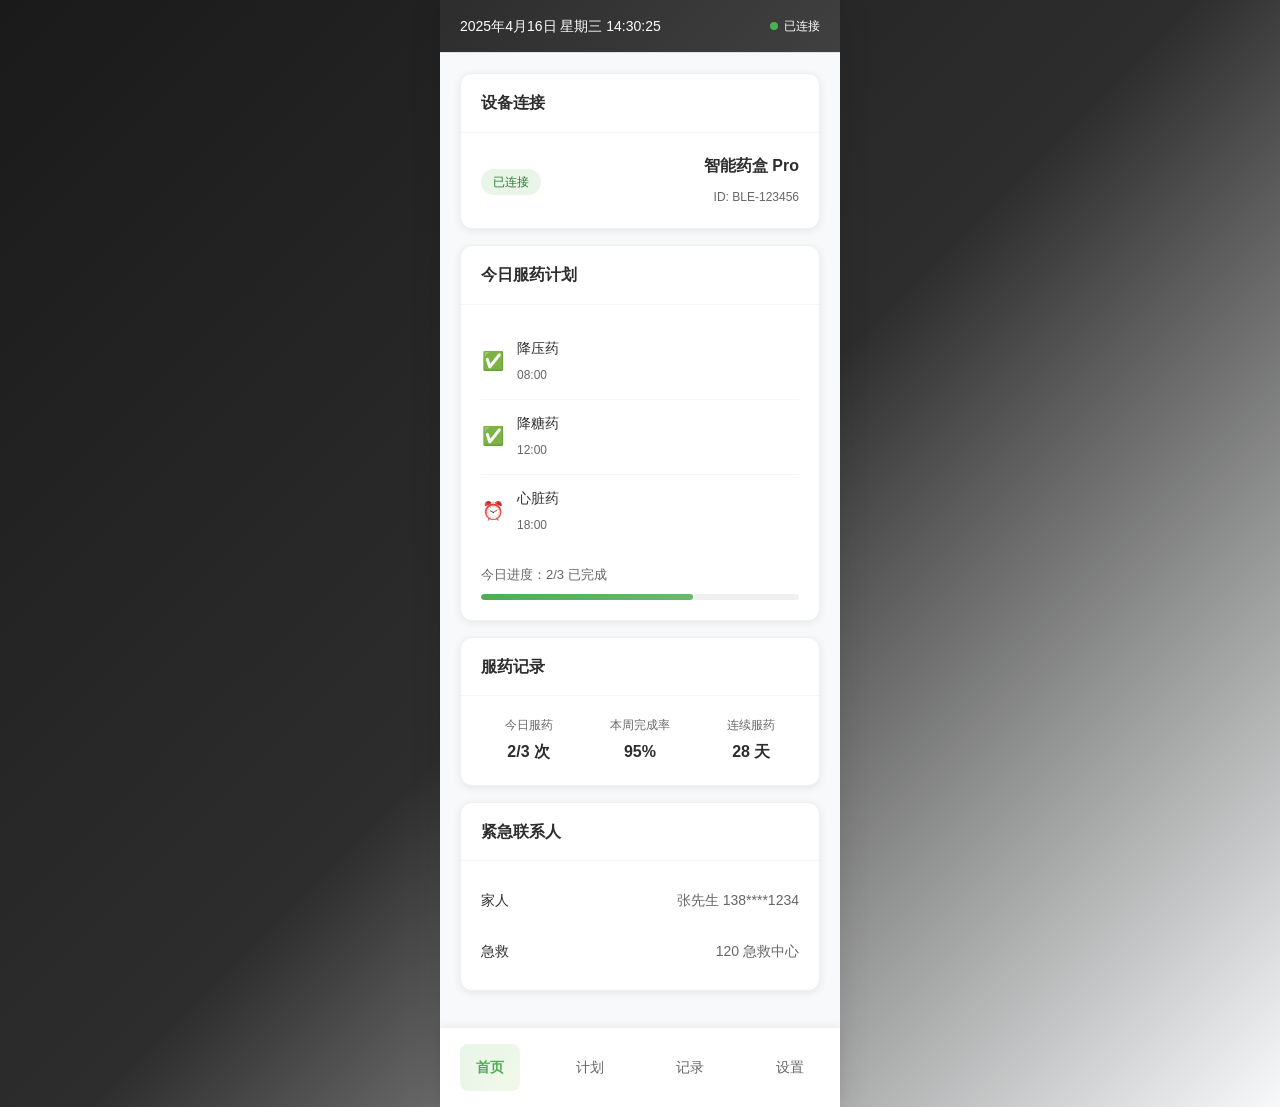
<file: health box/ui-design-test/index.html>
<!doctype html>
<html lang="zh-CN">
  <head>
    <meta charset="UTF-8" />
    <meta name="viewport" content="width=device-width, initial-scale=1.0" />
    <title>智能药盒 - 简洁设计测试</title>
    <link rel="stylesheet" href="style.css" />
  </head>
  <body>
    <div class="container">
      <!-- 顶部状态栏 -->
      <header class="status-bar">
        <div class="current-time">
          <span class="time-text">2025年4月16日 星期三 14:30:25</span>
        </div>
        <div class="connection-status">
          <span class="status-dot connected"></span>
          <span class="status-text">已连接</span>
        </div>
      </header>

      <!-- 主内容区域 -->
      <main class="main-content">
        <!-- 蓝牙设备信息卡片 -->
        <div class="card device-card">
          <div class="card-header">
            <span class="card-title">设备连接</span>
          </div>
          <div class="card-content">
            <div class="device-info">
              <div class="device-status">
                <span class="status-badge connected">已连接</span>
              </div>
              <div class="device-details">
                <span class="device-name">智能药盒 Pro</span>
                <span class="device-id">ID: BLE-123456</span>
              </div>
            </div>
          </div>
        </div>

        <!-- 服药计划卡片 -->
        <div class="card plan-card">
          <div class="card-header">
            <span class="card-title">今日服药计划</span>
          </div>
          <div class="card-content">
            <div class="medication-list">
              <div class="medication-item taken">
                <span class="medicine-icon">✅</span>
                <div class="medicine-info">
                  <span class="medicine-name">降压药</span>
                  <span class="medicine-time">08:00</span>
                </div>
              </div>
              <div class="medication-item taken">
                <span class="medicine-icon">✅</span>
                <div class="medicine-info">
                  <span class="medicine-name">降糖药</span>
                  <span class="medicine-time">12:00</span>
                </div>
              </div>
              <div class="medication-item pending">
                <span class="medicine-icon">⏰</span>
                <div class="medicine-info">
                  <span class="medicine-name">心脏药</span>
                  <span class="medicine-time">18:00</span>
                </div>
              </div>
            </div>
            <div class="progress-info">
              <span class="progress-text">今日进度：2/3 已完成</span>
              <div class="progress-bar">
                <div class="progress-fill" style="width: 66.67%"></div>
              </div>
            </div>
          </div>
        </div>

        <!-- 服药记录卡片 -->
        <div class="card record-card">
          <div class="card-header">
            <span class="card-title">服药记录</span>
          </div>
          <div class="card-content">
            <div class="record-summary">
              <div class="record-item">
                <span class="record-label">今日服药</span>
                <span class="record-value">2/3 次</span>
              </div>
              <div class="record-item">
                <span class="record-label">本周完成率</span>
                <span class="record-value">95%</span>
              </div>
              <div class="record-item">
                <span class="record-label">连续服药</span>
                <span class="record-value">28 天</span>
              </div>
            </div>
          </div>
        </div>

        <!-- 紧急联系人卡片 -->
        <div class="card contact-card">
          <div class="card-header">
            <span class="card-title">紧急联系人</span>
          </div>
          <div class="card-content">
            <div class="contact-list">
              <div class="contact-item">
                <span class="contact-type">家人</span>
                <span class="contact-info">张先生 138****1234</span>
              </div>
              <div class="contact-item">
                <span class="contact-type">急救</span>
                <span class="contact-info">120 急救中心</span>
              </div>
            </div>
          </div>
        </div>
      </main>

      <!-- 底部导航 -->
      <nav class="bottom-nav">
        <div class="nav-item active">
          <span class="nav-text">首页</span>
        </div>
        <div class="nav-item">
          <span class="nav-text">计划</span>
        </div>
        <div class="nav-item">
          <span class="nav-text">记录</span>
        </div>
        <div class="nav-item">
          <span class="nav-text">设置</span>
        </div>
      </nav>
    </div>
  </body>
</html>
</file>
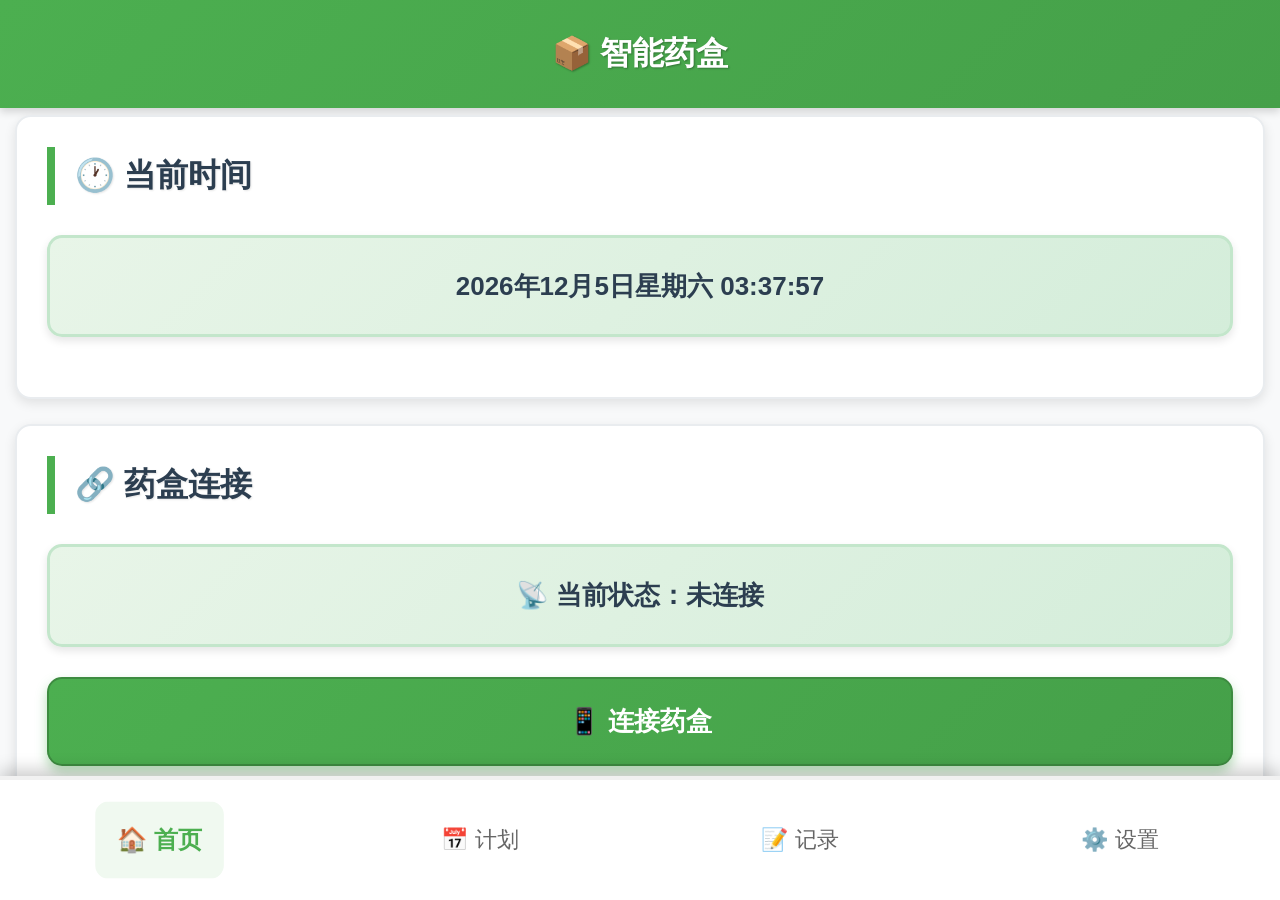
<file: health box/ver 0.01 beta/first.html>
<!doctype html>
<html lang="zh-CN">
  <head>
    <meta charset="UTF-8" />
    <meta
      name="viewport"
      content="width=device-width, initial-scale=1.0, maximum-scale=3.0, user-scalable=yes, orientation=portrait"
    />
    <title>智能药盒 - 老年友好版</title>
    <style>
      /* 基础样式 - 针对高龄用户优化 */
      * {
        margin: 0;
        padding: 0;
        box-sizing: border-box;
      }

      body {
        font-family: "Microsoft YaHei", "Arial", sans-serif;
        background-color: #f8f9fa;
        color: #2c3e50;
        font-size: 24px; /* 增大基础字体 */
        line-height: 1.8;
        position: fixed;
        top: 0;
        left: 0;
        right: 0;
        bottom: 0;
        overflow: hidden;
        -webkit-text-size-adjust: 100%; /* 防止字体缩放 */
      }

      /* 顶部导航栏 - 更大更清晰 */
      .navbar {
        background: linear-gradient(135deg, #4caf50, #45a049);
        color: white;
        padding: 25px 20px;
        text-align: center;
        box-shadow: 0 4px 8px rgba(0, 0, 0, 0.15);
      }

      .navbar h1 {
        font-size: 32px;
        font-weight: bold;
        text-shadow: 1px 1px 2px rgba(0, 0, 0, 0.3);
      }

      /* 滚动容器 */
      .scroll-container {
        position: absolute;
        top: 100px;
        left: 0;
        right: 0;
        bottom: 90px;
        overflow-y: auto;
        -webkit-overflow-scrolling: touch;
        padding: 5px;
      }

      /* 主内容区域 */
      .content {
        padding: 15px;
      }

      /* 卡片样式 - 更大间距和圆角 */
      .card {
        background-color: white;
        border-radius: 16px;
        padding: 30px;
        margin-bottom: 25px;
        box-shadow: 0 4px 12px rgba(0, 0, 0, 0.1);
        border: 2px solid #e9ecef;
      }

      /* 按钮样式 - 更大更易点击 */
      .button {
        display: block;
        width: 100%;
        padding: 25px; /* 增大内边距 */
        background: linear-gradient(135deg, #4caf50, #45a049);
        color: white;
        border: none;
        border-radius: 15px; /* 增大圆角 */
        font-size: 26px; /* 增大字体 */
        font-weight: bold;
        cursor: pointer;
        margin-bottom: 25px; /* 增大间距 */
        transition: all 0.3s ease;
        box-shadow: 0 6px 12px rgba(76, 175, 80, 0.4); /* 增强阴影 */
        min-height: 80px; /* 增大最小高度 */
        display: flex;
        align-items: center;
        justify-content: center;
        border: 2px solid #3d8b40; /* 添加边框增强对比度 */
      }

      .button:active {
        transform: scale(0.98);
        box-shadow: 0 2px 4px rgba(76, 175, 80, 0.3);
      }

      .button-secondary {
        background: linear-gradient(135deg, #2196f3, #1976d2);
        box-shadow: 0 4px 8px rgba(33, 150, 243, 0.3);
      }

      .button-secondary:active {
        box-shadow: 0 2px 4px rgba(33, 150, 243, 0.3);
      }

      /* 标题样式 - 更大字体 */
      h2 {
        font-size: 32px; /* 增大标题字体 */
        margin-bottom: 30px; /* 增大间距 */
        color: #2c3e50;
        font-weight: bold;
        border-left: 8px solid #4caf50; /* 加粗边框 */
        padding-left: 20px; /* 增大内边距 */
        text-shadow: 1px 1px 2px rgba(0, 0, 0, 0.1); /* 添加文字阴影增强可读性 */
      }

      /* 状态显示 - 更醒目 */
      .status {
        font-size: 26px; /* 增大字体 */
        padding: 25px; /* 增大内边距 */
        background: linear-gradient(135deg, #e8f5e8, #d4edda);
        border-radius: 15px; /* 增大圆角 */
        margin-bottom: 30px; /* 增大间距 */
        text-align: center;
        border: 3px solid #c3e6cb; /* 加粗边框 */
        font-weight: bold;
        box-shadow: 0 4px 8px rgba(0, 0, 0, 0.1); /* 添加阴影 */
      }

      /* 服药计划 - 更大间距和触摸友好 */
      .schedule-item {
        display: flex;
        justify-content: space-between;
        align-items: center;
        padding: 25px; /* 增大内边距 */
        background: linear-gradient(135deg, #f8f9fa, #e9ecef);
        border-radius: 15px; /* 增大圆角 */
        margin-bottom: 20px; /* 增大间距 */
        font-size: 24px; /* 增大字体 */
        border: 3px solid #dee2e6; /* 加粗边框 */
        cursor: pointer; /* 添加点击效果 */
        transition: all 0.2s ease;
        min-height: 70px; /* 最小高度确保易点击 */
      }

      .schedule-item:active {
        transform: scale(0.98);
        background: linear-gradient(135deg, #e9ecef, #dee2e6);
      }

      .schedule-item .time {
        font-weight: bold;
        color: #4caf50;
        font-size: 26px; /* 增大时间字体 */
        text-shadow: 1px 1px 2px rgba(0, 0, 0, 0.1);
      }

      .schedule-item .medicine {
        font-weight: bold;
        color: #2c3e50;
        font-size: 26px; /* 增大药品字体 */
      }

      .schedule-item .medicine {
        font-weight: bold;
        color: #2c3e50;
      }

      /* 底部导航 - 更大图标和文字，触摸友好 */
      .bottom-nav {
        position: fixed;
        bottom: 0;
        left: 0;
        right: 0;
        background-color: white;
        display: flex;
        justify-content: space-around;
        padding: 25px 0; /* 增大内边距 */
        box-shadow: 0 -6px 16px rgba(0, 0, 0, 0.2); /* 增强阴影 */
        border-top: 4px solid #f1f1f1; /* 加粗边框 */
        z-index: 1000; /* 确保在最上层 */
      }

      .nav-item {
        text-align: center;
        font-size: 22px; /* 增大字体 */
        color: #666;
        padding: 15px 20px; /* 增大内边距 */
        border-radius: 12px; /* 增大圆角 */
        transition: all 0.3s ease;
        min-width: 90px; /* 增大最小宽度 */
        min-height: 60px; /* 最小高度确保易点击 */
        display: flex;
        flex-direction: column;
        align-items: center;
        justify-content: center;
        cursor: pointer;
      }

      .nav-item.active {
        color: #4caf50;
        font-weight: bold;
        background-color: #f0f9f0;
        transform: scale(1.1);
      }

      /* 新增：紧急按钮 */
      .emergency-button {
        background: linear-gradient(135deg, #ff6b6b, #ee5a52);
        box-shadow: 0 4px 8px rgba(255, 107, 107, 0.4);
        margin-top: 10px;
      }

      .emergency-button:active {
        box-shadow: 0 2px 4px rgba(255, 107, 107, 0.4);
      }

      /* 新增：大号图标 */
      .icon-large {
        font-size: 32px;
        margin-right: 10px;
      }

      /* 页面切换样式 */
      .page-content {
        display: none;
        opacity: 0;
        transition: opacity 0.3s ease;
        position: absolute;
        top: 0;
        left: 0;
        right: 0;
        bottom: 0;
        overflow-y: auto;
        -webkit-overflow-scrolling: touch;
      }

      .page-content.active {
        display: block;
        opacity: 1;
      }

      /* 开关按钮样式 */
      .switch {
        position: relative;
        display: inline-block;
        width: 60px;
        height: 34px;
      }

      .switch input {
        opacity: 0;
        width: 0;
        height: 0;
      }

      .slider {
        position: absolute;
        cursor: pointer;
        top: 0;
        left: 0;
        right: 0;
        bottom: 0;
        background-color: #ccc;
        transition: 0.4s;
        border-radius: 34px;
      }

      .slider:before {
        position: absolute;
        content: "";
        height: 26px;
        width: 26px;
        left: 4px;
        bottom: 4px;
        background-color: white;
        transition: 0.4s;
        border-radius: 50%;
      }

      input:checked + .slider {
        background-color: #4caf50;
      }

      input:checked + .slider:before {
        transform: translateX(26px);
      }

      /* 自定义悬浮窗样式 - 适老化设计 */
      .custom-alert {
        position: fixed;
        top: 50%;
        left: 50%;
        transform: translate(-50%, -50%);
        background: white;
        border-radius: 20px;
        padding: 30px;
        box-shadow: 0 10px 30px rgba(0, 0, 0, 0.3);
        z-index: 10000;
        min-width: 300px;
        max-width: 90%;
        border: 4px solid #4caf50;
        text-align: center;
        font-size: 24px;
        line-height: 1.6;
        animation: alertFadeIn 0.3s ease;
      }

      .custom-alert-overlay {
        position: fixed;
        top: 0;
        left: 0;
        right: 0;
        bottom: 0;
        background: rgba(0, 0, 0, 0.5);
        z-index: 9999;
        animation: overlayFadeIn 0.3s ease;
      }

      .custom-alert-title {
        font-size: 28px;
        font-weight: bold;
        color: #2c3e50;
        margin-bottom: 20px;
        text-shadow: 1px 1px 2px rgba(0, 0, 0, 0.1);
      }

      .custom-alert-content {
        font-size: 24px;
        color: #555;
        margin-bottom: 30px;
        line-height: 1.8;
      }

      .custom-alert-button {
        background: linear-gradient(135deg, #4caf50, #45a049);
        color: white;
        border: none;
        border-radius: 15px;
        padding: 20px 40px;
        font-size: 24px;
        font-weight: bold;
        cursor: pointer;
        margin: 0 10px;
        min-width: 120px;
        box-shadow: 0 4px 8px rgba(76, 175, 80, 0.3);
        transition: all 0.3s ease;
      }

      .custom-alert-button:active {
        transform: scale(0.95);
        box-shadow: 0 2px 4px rgba(76, 175, 80, 0.3);
      }

      .custom-alert-button.cancel {
        background: linear-gradient(135deg, #6c757d, #5a6268);
        box-shadow: 0 4px 8px rgba(108, 117, 125, 0.3);
      }

      @keyframes alertFadeIn {
        from {
          opacity: 0;
          transform: translate(-50%, -60%);
        }
        to {
          opacity: 1;
          transform: translate(-50%, -50%);
        }
      }

      @keyframes overlayFadeIn {
        from {
          opacity: 0;
        }
        to {
          opacity: 1;
        }
      }

      /* 响应式调整 - 针对高龄用户优化 */
      @media (max-width: 480px) {
        body {
          font-size: 20px;
        }

        .navbar h1 {
          font-size: 28px;
        }

        .card {
          padding: 25px;
          margin-bottom: 20px;
        }

        .button {
          padding: 20px;
          font-size: 22px;
          min-height: 65px;
        }

        h2 {
          font-size: 26px;
        }

        .status {
          font-size: 22px;
        }

        .schedule-item {
          font-size: 20px;
          padding: 18px;
        }

        .nav-item {
          font-size: 18px;
        }
      }

      /* 高对比度模式支持 */
      @media (prefers-contrast: high) {
        body {
          background-color: #ffffff;
          color: #000000;
        }

        .card {
          border: 3px solid #000000;
          background-color: #ffffff;
        }

        .button {
          border: 2px solid #000000;
        }

        .status {
          border: 3px solid #000000;
          background: linear-gradient(135deg, #f0f0f0, #e0e0e0);
        }
      }

      /* 字体大小调整控件 */
      .font-size-controls {
        display: flex;
        justify-content: center;
        gap: 15px;
        margin: 20px 0;
      }

      .font-size-btn {
        width: 50px;
        height: 50px;
        border-radius: 50%;
        background: #6c757d;
        color: white;
        border: none;
        font-size: 20px;
        cursor: pointer;
        display: flex;
        align-items: center;
        justify-content: center;
        transition: all 0.3s ease;
      }

      .font-size-btn:active {
        transform: scale(0.9);
      }

      /* 语音提示样式 */
      .voice-control {
        text-align: center;
        margin: 20px 0;
      }

      .voice-btn {
        background: linear-gradient(135deg, #ff6b6b, #ee5a52);
        border: none;
        border-radius: 25px;
        padding: 15px 30px;
        color: white;
        font-size: 20px;
        cursor: pointer;
        box-shadow: 0 4px 8px rgba(255, 107, 107, 0.3);
      }
    </style>
  </head>
  <body>
    <!-- 顶部导航栏 -->
    <div class="navbar">
      <h1>📦 智能药盒</h1>
    </div>

    <!-- 主内容区域 - 多页面容器 -->
    <div class="scroll-container">
      <!-- 首页内容 -->
      <div id="home-page" class="page-content active">
        <div class="content">
          <!-- 当前时间显示 -->
          <div class="card">
            <h2>🕐 当前时间</h2>
            <div class="status" id="current-time">正在加载时间...</div>
          </div>

          <!-- 连接状态 -->
          <div class="card">
            <h2>🔗 药盒连接</h2>
            <div class="status">📡 当前状态：未连接</div>
            <button class="button">📱 连接药盒</button>
          </div>

          <!-- 服药计划 -->
          <div class="card">
            <h2>📅 今日服药计划</h2>
            <div class="schedule-item">
              <span class="medicine">💊 降压药</span>
              <span class="time">08:00</span>
            </div>
            <div class="schedule-item">
              <span class="medicine">💊 降糖药</span>
              <span class="time">12:00</span>
            </div>
            <div class="schedule-item">
              <span class="medicine">💊 心脏药</span>
              <span class="time">18:00</span>
            </div>
            <button class="button button-secondary">✏️ 修改计划</button>
          </div>

          <!-- 服药记录 -->
          <div class="card">
            <h2>📝 服药记录</h2>
            <div class="status">✅ 今日已服药：0/3次</div>
            <button class="button">📊 查看历史记录</button>
          </div>

          <!-- 适老化功能 -->
          <div class="card">
            <h2>👵 适老功能</h2>

            <!-- 字体大小调整 -->
            <div style="margin-bottom: 25px">
              <div
                style="font-size: 22px; margin-bottom: 15px; font-weight: bold"
              >
                📏 字体大小调整
              </div>
              <div class="font-size-controls">
                <button
                  class="font-size-btn"
                  onclick="changeFontSize('smaller')"
                >
                  A-
                </button>
                <button
                  class="font-size-btn"
                  onclick="changeFontSize('normal')"
                >
                  A
                </button>
                <button
                  class="font-size-btn"
                  onclick="changeFontSize('larger')"
                >
                  A+
                </button>
              </div>
            </div>

            <!-- 语音提示 -->
            <div class="voice-control">
              <div
                style="font-size: 22px; margin-bottom: 15px; font-weight: bold"
              >
                🔊 语音提示
              </div>
              <button class="voice-btn" onclick="speakCurrentTime()">
                📢 播报当前时间
              </button>
            </div>
          </div>

          <!-- 紧急求助 -->
          <div class="card">
            <h2>🆘 紧急求助</h2>
            <button class="button emergency-button">🚨 紧急呼叫家人</button>
            <button class="button emergency-button">🏥 呼叫急救中心</button>
          </div>

          <!-- 底部空间，避免被导航栏遮挡 -->
          <div style="height: 120px"></div>
        </div>
      </div>

      <!-- 计划页面内容 -->
      <div id="plan-page" class="page-content">
        <div class="content">
          <div class="card">
            <h2>📅 服药计划管理</h2>
            <div class="status">🕐 设置您的每日服药时间</div>

            <!-- 计划设置表单 -->
            <div style="margin: 20px 0">
              <div
                style="font-size: 24px; margin-bottom: 15px; font-weight: bold"
              >
                💊 添加新计划
              </div>
              <div style="display: flex; gap: 10px; margin-bottom: 20px">
                <input
                  type="time"
                  style="
                    flex: 1;
                    padding: 15px;
                    font-size: 20px;
                    border-radius: 8px;
                    border: 2px solid #ddd;
                  "
                />
                <input
                  type="text"
                  placeholder="药品名称"
                  style="
                    flex: 2;
                    padding: 15px;
                    font-size: 20px;
                    border-radius: 8px;
                    border: 2px solid #ddd;
                  "
                />
              </div>
              <button class="button">➕ 添加计划</button>
            </div>

            <!-- 现有计划列表 -->
            <div style="margin-top: 30px">
              <div
                style="font-size: 24px; margin-bottom: 15px; font-weight: bold"
              >
                📋 当前计划
              </div>
              <div class="schedule-item">
                <span class="medicine">💊 降压药</span>
                <span class="time">08:00</span>
              </div>
              <div class="schedule-item">
                <span class="medicine">💊 降糖药</span>
                <span class="time">12:00</span>
              </div>
              <div class="schedule-item">
                <span class="medicine">💊 心脏药</span>
                <span class="time">18:00</span>
              </div>
            </div>
          </div>

          <div style="height: 120px"></div>
        </div>
      </div>

      <!-- 记录页面内容 -->
      <div id="record-page" class="page-content">
        <div class="content">
          <div class="card">
            <h2>📝 服药记录</h2>
            <div class="status">✅ 今日已服药：2/3次</div>

            <!-- 服药记录列表 -->
            <div style="margin: 20px 0">
              <div
                class="schedule-item"
                style="background: linear-gradient(135deg, #d4edda, #c3e6cb)"
              >
                <span class="medicine">✅ 降压药</span>
                <span class="time">08:05</span>
              </div>
              <div
                class="schedule-item"
                style="background: linear-gradient(135deg, #d4edda, #c3e6cb)"
              >
                <span class="medicine">✅ 降糖药</span>
                <span class="time">12:10</span>
              </div>
              <div class="schedule-item">
                <span class="medicine">⏰ 心脏药</span>
                <span class="time">18:00</span>
              </div>
            </div>

            <button class="button">📊 查看历史记录</button>
            <button class="button button-secondary">🔄 手动添加记录</button>
          </div>

          <!-- 统计信息 -->
          <div class="card">
            <h2>📈 服药统计</h2>
            <div class="status">🎯 本月服药完成率：95%</div>
            <div style="text-align: center; margin: 20px 0">
              <div style="font-size: 22px; margin: 10px 0">
                📅 本月已服药：28/30天
              </div>
              <div style="font-size: 22px; margin: 10px 0">
                ⏰ 平均服药时间：准时率92%
              </div>
            </div>
          </div>

          <div style="height: 120px"></div>
        </div>
      </div>

      <!-- 设置页面内容 -->
      <div id="settings-page" class="page-content">
        <div class="content">
          <div class="card">
            <h2>⚙️ 系统设置</h2>

            <!-- 通知设置 -->
            <div style="margin: 20px 0">
              <div
                style="font-size: 24px; margin-bottom: 15px; font-weight: bold"
              >
                🔔 提醒设置
              </div>
              <div
                style="
                  display: flex;
                  justify-content: space-between;
                  align-items: center;
                  margin: 15px 0;
                  padding: 15px;
                  background: #f8f9fa;
                  border-radius: 10px;
                "
              >
                <span style="font-size: 22px">服药提醒声音</span>
                <label class="switch">
                  <input type="checkbox" checked />
                  <span class="slider"></span>
                </label>
              </div>
              <div
                style="
                  display: flex;
                  justify-content: space-between;
                  align-items: center;
                  margin: 15px 0;
                  padding: 15px;
                  background: #f8f9fa;
                  border-radius: 10px;
                "
              >
                <span style="font-size: 22px">振动提醒</span>
                <label class="switch">
                  <input type="checkbox" checked />
                  <span class="slider"></span>
                </label>
              </div>
            </div>

            <!-- 语音设置 -->
            <div style="margin: 20px 0">
              <div
                style="font-size: 24px; margin-bottom: 15px; font-weight: bold"
              >
                🔊 语音设置
              </div>
              <div
                style="
                  display: flex;
                  justify-content: space-between;
                  align-items: center;
                  margin: 15px 0;
                  padding: 15px;
                  background: #f8f9fa;
                  border-radius: 10px;
                "
              >
                <span style="font-size: 22px">启用语音提示</span>
                <label class="switch">
                  <input type="checkbox" id="voice-enabled" />
                  <span class="slider"></span>
                </label>
              </div>
              <button class="button" onclick="testVoice()">🎤 测试语音</button>
            </div>

            <!-- 紧急联系人 -->
            <div style="margin: 20px 0">
              <div
                style="font-size: 24px; margin-bottom: 15px; font-weight: bold"
              >
                📞 紧急联系人
              </div>
              <input
                type="tel"
                placeholder="家人电话"
                style="
                  width: 100%;
                  padding: 15px;
                  font-size: 20px;
                  border-radius: 8px;
                  border: 2px solid #ddd;
                  margin-bottom: 15px;
                "
              />
              <input
                type="tel"
                placeholder="急救电话"
                style="
                  width: 100%;
                  padding: 15px;
                  font-size: 20px;
                  border-radius: 8px;
                  border: 2px solid #ddd;
                  margin-bottom: 15px;
                "
              />
              <button class="button">💾 保存设置</button>
            </div>
          </div>

          <div style="height: 120px"></div>
        </div>
      </div>
    </div>

    <!-- 底部导航 -->
    <div class="bottom-nav">
      <div class="nav-item active">🏠 首页</div>
      <div class="nav-item">📅 计划</div>
      <div class="nav-item">📝 记录</div>
      <div class="nav-item">⚙️ 设置</div>
    </div>

    <script>
      // 更新时间显示
      function updateTime() {
        const now = new Date();
        const timeString = now.toLocaleString("zh-CN", {
          year: "numeric",
          month: "long",
          day: "numeric",
          weekday: "long",
          hour: "2-digit",
          minute: "2-digit",
          second: "2-digit",
        });
        document.getElementById("current-time").textContent = timeString;
      }

      // 页面加载时更新时间
      updateTime();
      setInterval(updateTime, 1000);

      // 按钮点击效果增强
      document.querySelectorAll(".button").forEach((button) => {
        button.addEventListener("click", function () {
          this.style.transform = "scale(0.95)";
          setTimeout(() => {
            this.style.transform = "scale(1)";
          }, 150);
        });
      });

      // 紧急按钮特殊处理
      document.querySelectorAll(".emergency-button").forEach((button) => {
        button.addEventListener("click", function () {
          showAlert(
            "紧急求助已发送！家人和急救中心将很快联系您。",
            "🆘 紧急求助",
          );
        });
      });

      // 导航项点击效果
      document.querySelectorAll(".nav-item").forEach((item) => {
        item.addEventListener("click", function () {
          document
            .querySelectorAll(".nav-item")
            .forEach((i) => i.classList.remove("active"));
          this.classList.add("active");
        });
      });

      // 字体大小调整功能（修复版）
      function changeFontSize(size) {
        const body = document.body;
        let newSize;

        switch (size) {
          case "smaller":
            newSize = Math.max(18, parseInt(body.style.fontSize || 24) - 4);
            break;
          case "larger":
            newSize = Math.min(32, parseInt(body.style.fontSize || 24) + 4);
            break;
          case "normal":
          default:
            newSize = 24;
            break;
        }

        body.style.fontSize = newSize + "px";

        // 同步调整其他元素的字体大小
        document.querySelectorAll("h2").forEach((el) => {
          el.style.fontSize = newSize + 8 + "px";
        });

        document.querySelectorAll(".button").forEach((el) => {
          el.style.fontSize = newSize + 2 + "px";
        });

        // 保存用户偏好
        localStorage.setItem("fontSize", newSize + "px");
      }

      // 语音播报功能
      function speakCurrentTime() {
        const now = new Date();
        const timeString = now.toLocaleString("zh-CN", {
          hour: "2-digit",
          minute: "2-digit",
        });

        if ("speechSynthesis" in window) {
          const utterance = new SpeechSynthesisUtterance(
            `当前时间是 ${timeString}`,
          );
          utterance.lang = "zh-CN";
          utterance.rate = 0.8; // 稍慢的语速
          speechSynthesis.speak(utterance);
        } else {
          alert("您的浏览器不支持语音合成功能");
        }
      }

      // 页面加载时恢复用户字体设置
      window.addEventListener("load", function () {
        const savedFontSize = localStorage.getItem("fontSize");
        if (savedFontSize) {
          document.body.style.fontSize = savedFontSize;
        }
      });

      // 服药计划项点击效果
      document.querySelectorAll(".schedule-item").forEach((item) => {
        item.addEventListener("click", function () {
          const medicine = this.querySelector(".medicine").textContent;
          const time = this.querySelector(".time").textContent;

          showAlert(`提醒：${time} 需要服用 ${medicine}`, "💊 服药提醒");

          // 语音提醒（如果用户开启）
          if (localStorage.getItem("voiceEnabled") === "true") {
            if ("speechSynthesis" in window) {
              const utterance = new SpeechSynthesisUtterance(
                `提醒：${time} 服用 ${medicine}`,
              );
              utterance.lang = "zh-CN";
              utterance.rate = 0.8;
              speechSynthesis.speak(utterance);
            }
          }
        });
      });

      // 页面切换功能
      function switchPage(pageId) {
        // 隐藏所有页面
        document.querySelectorAll(".page-content").forEach((page) => {
          page.classList.remove("active");
        });

        // 显示目标页面
        const targetPage = document.getElementById(pageId);
        if (targetPage) {
          targetPage.classList.add("active");
        }

        // 更新导航激活状态
        document.querySelectorAll(".nav-item").forEach((item) => {
          item.classList.remove("active");
        });

        // 设置对应的导航项为激活状态
        const navItems = {
          "home-page": 0,
          "plan-page": 1,
          "record-page": 2,
          "settings-page": 3,
        };

        if (navItems[pageId] !== undefined) {
          document
            .querySelectorAll(".nav-item")
            [navItems[pageId]].classList.add("active");
        }
      }

      // 初始化导航点击事件
      document.querySelectorAll(".nav-item").forEach((item, index) => {
        item.addEventListener("click", function () {
          const pages = [
            "home-page",
            "plan-page",
            "record-page",
            "settings-page",
          ];
          switchPage(pages[index]);
        });
      });

      // 测试语音功能
      function testVoice() {
        if ("speechSynthesis" in window) {
          const utterance = new SpeechSynthesisUtterance("语音测试成功！");
          utterance.lang = "zh-CN";
          utterance.rate = 0.8;
          speechSynthesis.speak(utterance);
          showAlert("语音测试已播放，请检查音量设置", "🔊 语音测试");
        } else {
          showAlert("您的浏览器不支持语音合成功能", "⚠️ 不支持语音");
        }
      }

      // 语音设置切换
      document
        .getElementById("voice-enabled")
        .addEventListener("change", function () {
          localStorage.setItem("voiceEnabled", this.checked);
        });

      // 页面加载时恢复语音设置
      window.addEventListener("load", function () {
        const voiceEnabled = localStorage.getItem("voiceEnabled") === "true";
        document.getElementById("voice-enabled").checked = voiceEnabled;
      });

      // 自定义悬浮窗功能
      function showCustomAlert(title, content, onConfirm, onCancel) {
        // 创建遮罩层
        const overlay = document.createElement("div");
        overlay.className = "custom-alert-overlay";

        // 创建弹窗
        const alert = document.createElement("div");
        alert.className = "custom-alert";
        alert.innerHTML = `
          <div class="custom-alert-title">${title}</div>
          <div class="custom-alert-content">${content}</div>
          <div>
            ${onCancel ? `<button class="custom-alert-button cancel">取消</button>` : ""}
            <button class="custom-alert-button confirm">确定</button>
          </div>
        `;

        // 添加到页面
        document.body.appendChild(overlay);
        document.body.appendChild(alert);

        // 绑定事件
        const confirmBtn = alert.querySelector(".confirm");
        const cancelBtn = alert.querySelector(".cancel");

        confirmBtn.addEventListener("click", function () {
          if (onConfirm) onConfirm();
          closeAlert();
        });

        if (cancelBtn) {
          cancelBtn.addEventListener("click", function () {
            if (onCancel) onCancel();
            closeAlert();
          });
        }

        // 点击遮罩层关闭
        overlay.addEventListener("click", function () {
          if (onCancel) onCancel();
          closeAlert();
        });

        function closeAlert() {
          alert.remove();
          overlay.remove();
        }

        return closeAlert;
      }

      // 简化版提示框（只有一个确定按钮）
      function showAlert(content, title = "提示") {
        showCustomAlert(title, content, null, null);
      }
    </script>
  </body>
</html>
</file>
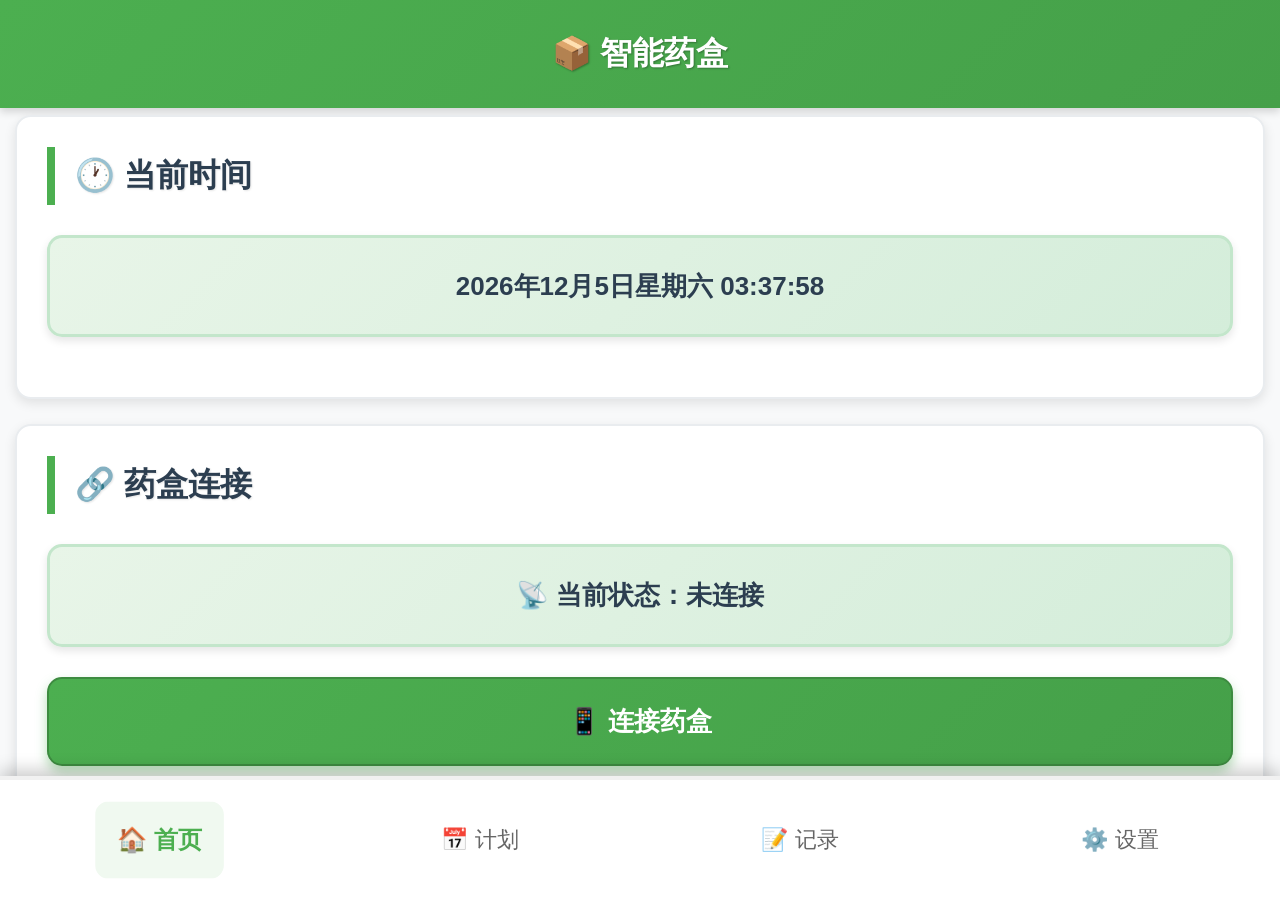
<file: health box/ver 0.01 beta/first_with_interactions.html>
<!doctype html>
<html lang="zh-CN">
  <head>
    <meta charset="UTF-8" />
    <meta
      name="viewport"
      content="width=device-width, initial-scale=1.0, maximum-scale=3.0, user-scalable=yes, orientation=portrait"
    />
    <title>智能药盒 - 完整交互版</title>
    <style>
      /* 基础样式 - 针对高龄用户优化 */
      * {
        margin: 0;
        padding: 0;
        box-sizing: border-box;
      }

      body {
        font-family: "Microsoft YaHei", "Arial", sans-serif;
        background-color: #f8f9fa;
        color: #2c3e50;
        font-size: 24px; /* 增大基础字体 */
        line-height: 1.8;
        position: fixed;
        top: 0;
        left: 0;
        right: 0;
        bottom: 0;
        overflow: hidden;
        -webkit-text-size-adjust: 100%; /* 防止字体缩放 */
      }

      /* 顶部导航栏 - 更大更清晰 */
      .navbar {
        background: linear-gradient(135deg, #4caf50, #45a049);
        color: white;
        padding: 25px 20px;
        text-align: center;
        box-shadow: 0 4px 8px rgba(0, 0, 0, 0.15);
      }

      .navbar h1 {
        font-size: 32px;
        font-weight: bold;
        text-shadow: 1px 1px 2px rgba(0, 0, 0, 0.3);
      }

      /* 滚动容器 */
      .scroll-container {
        position: absolute;
        top: 100px;
        left: 0;
        right: 0;
        bottom: 90px;
        overflow-y: auto;
        -webkit-overflow-scrolling: touch;
        padding: 5px;
      }

      /* 主内容区域 */
      .content {
        padding: 15px;
      }

      /* 卡片样式 - 更大间距和圆角 */
      .card {
        background-color: white;
        border-radius: 16px;
        padding: 30px;
        margin-bottom: 25px;
        box-shadow: 0 4px 12px rgba(0, 0, 0, 0.1);
        border: 2px solid #e9ecef;
      }

      /* 按钮样式 - 更大更易点击 */
      .button {
        display: block;
        width: 100%;
        padding: 25px; /* 增大内边距 */
        background: linear-gradient(135deg, #4caf50, #45a049);
        color: white;
        border: none;
        border-radius: 15px; /* 增大圆角 */
        font-size: 26px; /* 增大字体 */
        font-weight: bold;
        cursor: pointer;
        margin-bottom: 25px; /* 增大间距 */
        transition: all 0.3s ease;
        box-shadow: 0 6px 12px rgba(76, 175, 80, 0.4); /* 增强阴影 */
        min-height: 80px; /* 增大最小高度 */
        display: flex;
        align-items: center;
        justify-content: center;
        border: 2px solid #3d8b40; /* 添加边框增强对比度 */
      }

      .button:active {
        transform: scale(0.98);
        box-shadow: 0 2px 4px rgba(76, 175, 80, 0.3);
      }

      .button-secondary {
        background: linear-gradient(135deg, #2196f3, #1976d2);
        box-shadow: 0 4px 8px rgba(33, 150, 243, 0.3);
      }

      .button-secondary:active {
        box-shadow: 0 2px 4px rgba(33, 150, 243, 0.3);
      }

      /* 标题样式 - 更大字体 */
      h2 {
        font-size: 32px; /* 增大标题字体 */
        margin-bottom: 30px; /* 增大间距 */
        color: #2c3e50;
        font-weight: bold;
        border-left: 8px solid #4caf50; /* 加粗边框 */
        padding-left: 20px; /* 增大内边距 */
        text-shadow: 1px 1px 2px rgba(0, 0, 0, 0.1); /* 添加文字阴影增强可读性 */
      }

      /* 状态显示 - 更醒目 */
      .status {
        font-size: 26px; /* 增大字体 */
        padding: 25px; /* 增大内边距 */
        background: linear-gradient(135deg, #e8f5e8, #d4edda);
        border-radius: 15px; /* 增大圆角 */
        margin-bottom: 30px; /* 增大间距 */
        text-align: center;
        border: 3px solid #c3e6cb; /* 加粗边框 */
        font-weight: bold;
        box-shadow: 0 4px 8px rgba(0, 0, 0, 0.1); /* 添加阴影 */
      }

      /* 服药计划 - 更大间距和触摸友好 */
      .schedule-item {
        display: flex;
        justify-content: space-between;
        align-items: center;
        padding: 25px; /* 增大内边距 */
        background: linear-gradient(135deg, #f8f9fa, #e9ecef);
        border-radius: 15px; /* 增大圆角 */
        margin-bottom: 20px; /* 增大间距 */
        font-size: 24px; /* 增大字体 */
        border: 3px solid #dee2e6; /* 加粗边框 */
        cursor: pointer; /* 添加点击效果 */
        transition: all 0.2s ease;
        min-height: 70px; /* 最小高度确保易点击 */
      }

      .schedule-item:active {
        transform: scale(0.98);
        background: linear-gradient(135deg, #e9ecef, #dee2e6);
      }

      .schedule-item .time {
        font-weight: bold;
        color: #4caf50;
        font-size: 26px; /* 增大时间字体 */
        text-shadow: 1px 1px 2px rgba(0, 0, 0, 0.1);
      }

      .schedule-item .medicine {
        font-weight: bold;
        color: #2c3e50;
        font-size: 26px; /* 增大药品字体 */
      }

      /* 底部导航 - 更大图标和文字，触摸友好 */
      .bottom-nav {
        position: fixed;
        bottom: 0;
        left: 0;
        right: 0;
        background-color: white;
        display: flex;
        justify-content: space-around;
        padding: 25px 0; /* 增大内边距 */
        box-shadow: 0 -6px 16px rgba(0, 0, 0, 0.2); /* 增强阴影 */
        border-top: 4px solid #f1f1f1; /* 加粗边框 */
        z-index: 1000; /* 确保在最上层 */
      }

      .nav-item {
        text-align: center;
        font-size: 22px; /* 增大字体 */
        color: #666;
        padding: 15px 20px; /* 增大内边距 */
        border-radius: 12px; /* 增大圆角 */
        transition: all 0.3s ease;
        min-width: 90px; /* 增大最小宽度 */
        min-height: 60px; /* 最小高度确保易点击 */
        display: flex;
        flex-direction: column;
        align-items: center;
        justify-content: center;
        cursor: pointer;
      }

      .nav-item.active {
        color: #4caf50;
        font-weight: bold;
        background-color: #f0f9f0;
        transform: scale(1.1);
      }

      /* 新增：紧急按钮 */
      .emergency-button {
        background: linear-gradient(135deg, #ff6b6b, #ee5a52);
        box-shadow: 0 4px 8px rgba(255, 107, 107, 0.4);
        margin-top: 10px;
      }

      .emergency-button:active {
        box-shadow: 0 2px 4px rgba(255, 107, 107, 0.4);
      }

      /* 新增：大号图标 */
      .icon-large {
        font-size: 32px;
        margin-right: 10px;
      }

      /* 页面切换样式 */
      .page-content {
        display: none;
        opacity: 0;
        transition: opacity 0.3s ease;
        position: absolute;
        top: 0;
        left: 0;
        right: 0;
        bottom: 0;
        overflow-y: auto;
        -webkit-overflow-scrolling: touch;
      }

      .page-content.active {
        display: block;
        opacity: 1;
      }

      /* 开关按钮样式 */
      .switch {
        position: relative;
        display: inline-block;
        width: 60px;
        height: 34px;
      }

      .switch input {
        opacity: 0;
        width: 0;
        height: 0;
      }

      .slider {
        position: absolute;
        cursor: pointer;
        top: 0;
        left: 0;
        right: 0;
        bottom: 0;
        background-color: #ccc;
        transition: 0.4s;
        border-radius: 34px;
      }

      .slider:before {
        position: absolute;
        content: "";
        height: 26px;
        width: 26px;
        left: 4px;
        bottom: 4px;
        background-color: white;
        transition: 0.4s;
        border-radius: 50%;
      }

      input:checked + .slider {
        background-color: #4caf50;
      }

      input:checked + .slider:before {
        transform: translateX(26px);
      }

      /* 自定义悬浮窗样式 - 适老化设计 */
      .custom-alert {
        position: fixed;
        top: 50%;
        left: 50%;
        transform: translate(-50%, -50%);
        background: white;
        border-radius: 20px;
        padding: 30px;
        box-shadow: 0 10px 30px rgba(0, 0, 0, 0.3);
        z-index: 10000;
        min-width: 300px;
        max-width: 90%;
        border: 4px solid #4caf50;
        text-align: center;
        font-size: 24px;
        line-height: 1.6;
        animation: alertFadeIn 0.3s ease;
      }

      .custom-alert-overlay {
        position: fixed;
        top: 0;
        left: 0;
        right: 0;
        bottom: 0;
        background: rgba(0, 0, 0, 0.5);
        z-index: 9999;
        animation: overlayFadeIn 0.3s ease;
      }

      .custom-alert-title {
        font-size: 28px;
        font-weight: bold;
        color: #2c3e50;
        margin-bottom: 20px;
        text-shadow: 1px 1px 2px rgba(0, 0, 0, 0.1);
      }

      .custom-alert-content {
        font-size: 24px;
        color: #555;
        margin-bottom: 30px;
        line-height: 1.8;
      }

      .custom-alert-button {
        background: linear-gradient(135deg, #4caf50, #45a049);
        color: white;
        border: none;
        border-radius: 15px;
        padding: 20px 40px;
        font-size: 24px;
        font-weight: bold;
        cursor: pointer;
        margin: 0 10px;
        min-width: 120px;
        box-shadow: 0 4px 8px rgba(76, 175, 80, 0.3);
        transition: all 0.3s ease;
      }

      .custom-alert-button:active {
        transform: scale(0.95);
        box-shadow: 0 2px 4px rgba(76, 175, 80, 0.3);
      }

      .custom-alert-button.cancel {
        background: linear-gradient(135deg, #6c757d, #5a6268);
        box-shadow: 0 4px 8px rgba(108, 117, 125, 0.3);
      }

      @keyframes alertFadeIn {
        from {
          opacity: 0;
          transform: translate(-50%, -60%);
        }
        to {
          opacity: 1;
          transform: translate(-50%, -50%);
        }
      }

      @keyframes overlayFadeIn {
        from {
          opacity: 0;
        }
        to {
          opacity: 1;
        }
      }

      /* 字体大小调整控件 */
      .font-size-controls {
        display: flex;
        justify-content: center;
        gap: 15px;
        margin: 20px 0;
      }

      .font-size-btn {
        width: 50px;
        height: 50px;
        border-radius: 50%;
        background: #6c757d;
        color: white;
        border: none;
        font-size: 20px;
        cursor: pointer;
        display: flex;
        align-items: center;
        justify-content: center;
        transition: all 0.3s ease;
      }

      .font-size-btn:active {
        transform: scale(0.9);
      }

      /* 语音提示样式 */
      .voice-control {
        text-align: center;
        margin: 20px 0;
      }

      .voice-btn {
        background: linear-gradient(135deg, #ff6b6b, #ee5a52);
        border: none;
        border-radius: 25px;
        padding: 15px 30px;
        color: white;
        font-size: 20px;
        cursor: pointer;
        box-shadow: 0 4px 8px rgba(255, 107, 107, 0.3);
      }

      /* 高对比度模式支持 */
      @media (prefers-contrast: high) {
        body {
          background-color: #ffffff;
          color: #000000;
        }

        .card {
          border: 3px solid #000000;
          background-color: #ffffff;
        }

        .button {
          border: 2px solid #000000;
        }

        .status {
          border: 3px solid #000000;
          background: linear-gradient(135deg, #f0f0f0, #e0e0e0);
        }
      }

      /* 响应式调整 - 针对高龄用户优化 */
      @media (max-width: 480px) {
        body {
          font-size: 20px;
        }

        .navbar h1 {
          font-size: 28px;
        }

        .card {
          padding: 25px;
          margin-bottom: 20px;
        }

        .button {
          padding: 20px;
          font-size: 22px;
          min-height: 65px;
        }

        h2 {
          font-size: 26px;
        }

        .status {
          font-size: 22px;
        }

        .schedule-item {
          font-size: 20px;
          padding: 18px;
        }

        .nav-item {
          font-size: 18px;
        }
      }
    </style>
  </head>
  <body>
    <!-- 顶部导航栏 -->
    <div class="navbar">
      <h1>📦 智能药盒</h1>
    </div>

    <!-- 主内容区域 - 多页面容器 -->
    <div class="scroll-container">
      <!-- 首页内容 -->
      <div id="home-page" class="page-content active">
        <div class="content">
          <!-- 当前时间显示 -->
          <div class="card">
            <h2>🕐 当前时间</h2>
            <div class="status" id="current-time">正在加载时间...</div>
          </div>

          <!-- 连接状态 -->
          <div class="card">
            <h2>🔗 药盒连接</h2>
            <div class="status" id="connection-status">📡 当前状态：未连接</div>
            <button class="button" id="connect-btn">📱 连接药盒</button>
          </div>

          <!-- 服药计划 -->
          <div class="card">
            <h2>📅 今日服药计划</h2>
            <div class="schedule-item">
              <span class="medicine">💊 降压药</span>
              <span class="time">08:00</span>
            </div>
            <div class="schedule-item">
              <span class="medicine">💊 降糖药</span>
              <span class="time">12:00</span>
            </div>
            <div class="schedule-item">
              <span class="medicine">💊 心脏药</span>
              <span class="time">18:00</span>
            </div>
            <button class="button button-secondary" id="edit-plan-btn">
              ✏️ 修改计划
            </button>
          </div>

          <!-- 服药记录 -->
          <div class="card">
            <h2>📝 服药记录</h2>
            <div class="status" id="medication-status">
              ✅ 今日已服药：0/3次
            </div>
            <button class="button" id="view-history-btn">
              📊 查看历史记录
            </button>
          </div>

          <!-- 适老化功能 -->
          <div class="card">
            <h2>👵 适老功能</h2>

            <!-- 字体大小调整 -->
            <div style="margin-bottom: 25px">
              <div
                style="font-size: 22px; margin-bottom: 15px; font-weight: bold"
              >
                📏 字体大小调整
              </div>
              <div class="font-size-controls">
                <button
                  class="font-size-btn"
                  onclick="changeFontSize('smaller')"
                >
                  A-
                </button>
                <button
                  class="font-size-btn"
                  onclick="changeFontSize('normal')"
                >
                  A
                </button>
                <button
                  class="font-size-btn"
                  onclick="changeFontSize('larger')"
                >
                  A+
                </button>
              </div>
            </div>

            <!-- 语音提示 -->
            <div class="voice-control">
              <div
                style="font-size: 22px; margin-bottom: 15px; font-weight: bold"
              >
                🔊 语音提示
              </div>
              <button class="voice-btn" onclick="speakCurrentTime()">
                📢 播报当前时间
              </button>
            </div>
          </div>

          <!-- 紧急求助 -->
          <div class="card">
            <h2>🆘 紧急求助</h2>
            <button class="button emergency-button" id="emergency-family">
              🚨 紧急呼叫家人
            </button>
            <button class="button emergency-button" id="emergency-hospital">
              🏥 呼叫急救中心
            </button>
          </div>

          <!-- 底部空间，避免被导航栏遮挡 -->
          <div style="height: 120px"></div>
        </div>
      </div>

      <!-- 计划页面内容 -->
      <div id="plan-page" class="page-content">
        <div class="content">
          <div class="card">
            <h2>📅 服药计划管理</h2>
            <div class="status">🕐 设置您的每日服药时间</div>

            <!-- 计划设置表单 -->
            <div style="margin: 20px 0">
              <div
                style="font-size: 24px; margin-bottom: 15px; font-weight: bold"
              >
                💊 添加新计划
              </div>
              <div style="display: flex; gap: 10px; margin-bottom: 20px">
                <input
                  type="time"
                  id="plan-time"
                  style="
                    flex: 1;
                    padding: 15px;
                    font-size: 20px;
                    border-radius: 8px;
                    border: 2px solid #ddd;
                  "
                />
                <input
                  type="text"
                  id="plan-medicine"
                  placeholder="药品名称"
                  style="
                    flex: 2;
                    padding: 15px;
                    font-size: 20px;
                    border-radius: 8px;
                    border: 2px solid #ddd;
                  "
                />
              </div>
              <button class="button" id="add-plan-btn">➕ 添加计划</button>
            </div>

            <!-- 现有计划列表 -->
            <div style="margin-top: 30px">
              <div
                style="font-size: 24px; margin-bottom: 15px; font-weight: bold"
              >
                📋 当前计划
              </div>
              <div id="plans-list">
                <div class="schedule-item">
                  <span class="medicine">💊 降压药</span>
                  <span class="time">08:00</span>
                </div>
                <div class="schedule-item">
                  <span class="medicine">💊 降糖药</span>
                  <span class="time">12:00</span>
                </div>
                <div class="schedule-item">
                  <span class="medicine">💊 心脏药</span>
                  <span class="time">18:00</span>
                </div>
              </div>
            </div>
          </div>

          <div style="height: 120px"></div>
        </div>
      </div>

      <!-- 记录页面内容 -->
      <div id="record-page" class="page-content">
        <div class="content">
          <div class="card">
            <h2>📝 服药记录</h2>
            <div class="status" id="today-status">✅ 今日已服药：2/3次</div>

            <!-- 服药记录列表 -->
            <div style="margin: 20px 0">
              <div id="records-list">
                <div
                  class="schedule-item"
                  style="background: linear-gradient(135deg, #d4edda, #c3e6cb)"
                >
                  <span class="medicine">✅ 降压药</span>
                  <span class="time">08:05</span>
                </div>
                <div
                  class="schedule-item"
                  style="background: linear-gradient(135deg, #d4edda, #c3e6cb)"
                >
                  <span class="medicine">✅ 降糖药</span>
                  <span class="time">12:10</span>
                </div>
                <div class="schedule-item">
                  <span class="medicine">⏰ 心脏药</span>
                  <span class="time">18:00</span>
                </div>
              </div>
            </div>

            <button class="button" id="view-history-btn-2">
              📊 查看历史记录
            </button>
            <button class="button button-secondary" id="add-record-btn">
              🔄 手动添加记录
            </button>
          </div>

          <!-- 统计信息 -->
          <div class="card">
            <h2>📈 服药统计</h2>
            <div class="status">🎯 本月服药完成率：95%</div>
            <div style="text-align: center; margin: 20px 0">
              <div style="font-size: 22px; margin: 10px 0">
                📅 本月已服药：28/30天
              </div>
              <div style="font-size: 22px; margin: 10px 0">
                ⏰ 平均服药时间：准时率92%
              </div>
            </div>
          </div>

          <div style="height: 120px"></div>
        </div>
      </div>

      <!-- 设置页面内容 -->
      <div id="settings-page" class="page-content">
        <div class="content">
          <div class="card">
            <h2>⚙️ 系统设置</h2>

            <!-- 通知设置 -->
            <div style="margin: 20px 0">
              <div
                style="font-size: 24px; margin-bottom: 15px; font-weight: bold"
              >
                🔔 提醒设置
              </div>
              <div
                style="
                  display: flex;
                  justify-content: space-between;
                  align-items: center;
                  margin: 15px 0;
                  padding: 15px;
                  background: #f8f9fa;
                  border-radius: 10px;
                "
              >
                <span style="font-size: 22px">服药提醒声音</span>
                <label class="switch">
                  <input type="checkbox" id="sound-enabled" checked />
                  <span class="slider"></span>
                </label>
              </div>
              <div
                style="
                  display: flex;
                  justify-content: space-between;
                  align-items: center;
                  margin: 15px 0;
                  padding: 15px;
                  background: #f8f9fa;
                  border-radius: 10px;
                "
              >
                <span style="font-size: 22px">振动提醒</span>
                <label class="switch">
                  <input type="checkbox" id="vibration-enabled" checked />
                  <span class="slider"></span>
                </label>
              </div>
            </div>

            <!-- 语音设置 -->
            <div style="margin: 20px 0">
              <div
                style="font-size: 24px; margin-bottom: 15px; font-weight: bold"
              >
                🔊 语音设置
              </div>
              <div
                style="
                  display: flex;
                  justify-content: space-between;
                  align-items: center;
                  margin: 15px 0;
                  padding: 15px;
                  background: #f8f9fa;
                  border-radius: 10px;
                "
              >
                <span style="font-size: 22px">启用语音提示</span>
                <label class="switch">
                  <input type="checkbox" id="voice-enabled" />
                  <span class="slider"></span>
                </label>
              </div>
              <button class="button" onclick="testVoice()">🎤 测试语音</button>
            </div>

            <!-- 紧急联系人 -->
            <div style="margin: 20px 0">
              <div
                style="font-size: 24px; margin-bottom: 15px; font-weight: bold"
              >
                📞 紧急联系人
              </div>
              <input
                type="tel"
                id="family-phone"
                placeholder="家人电话"
                style="
                  width: 100%;
                  padding: 15px;
                  font-size: 20px;
                  border-radius: 8px;
                  border: 2px solid #ddd;
                  margin-bottom: 15px;
                "
              />
              <input
                type="tel"
                id="hospital-phone"
                placeholder="急救电话"
                style="
                  width: 100%;
                  padding: 15px;
                  font-size: 20px;
                  border-radius: 8px;
                  border: 2px solid #ddd;
                  margin-bottom: 15px;
                "
              />
              <button class="button" id="save-settings-btn">💾 保存设置</button>
            </div>
          </div>

          <div style="height: 120px"></div>
        </div>
      </div>
    </div>

    <!-- 底部导航 -->
    <div class="bottom-nav">
      <div class="nav-item active">🏠 首页</div>
      <div class="nav-item">📅 计划</div>
      <div class="nav-item">📝 记录</div>
      <div class="nav-item">⚙️ 设置</div>
    </div>

    <script>
      // 数据存储
      let medicationPlans = [
        { medicine: "降压药", time: "08:00", taken: true },
        { medicine: "降糖药", time: "12:00", taken: true },
        { medicine: "心脏药", time: "18:00", taken: false },
      ];

      let isConnected = false;

      // 更新时间显示
      function updateTime() {
        const now = new Date();
        const timeString = now.toLocaleString("zh-CN", {
          year: "numeric",
          month: "long",
          day: "numeric",
          weekday: "long",
          hour: "2-digit",
          minute: "2-digit",
          second: "2-digit",
        });
        document.getElementById("current-time").textContent = timeString;
      }

      // 更新服药状态
      function updateMedicationStatus() {
        const takenCount = medicationPlans.filter((plan) => plan.taken).length;
        const totalCount = medicationPlans.length;
        document.getElementById("medication-status").textContent =
          `✅ 今日已服药：${takenCount}/${totalCount}次`;
        document.getElementById("today-status").textContent =
          `✅ 今日已服药：${takenCount}/${totalCount}次`;
      }

      // 更新连接状态
      function updateConnectionStatus() {
        const statusElement = document.getElementById("connection-status");
        const buttonElement = document.getElementById("connect-btn");

        if (isConnected) {
          statusElement.textContent = "✅ 当前状态：已连接";
          statusElement.style.background =
            "linear-gradient(135deg, #d4edda, #c3e6cb)";
          buttonElement.textContent = "🔌 断开连接";
        } else {
          statusElement.textContent = "📡 当前状态：未连接";
          statusElement.style.background =
            "linear-gradient(135deg, #e8f5e8, #d4edda)";
          buttonElement.textContent = "📱 连接药盒";
        }
      }

      // 字体大小调整功能（修复版）
      function changeFontSize(size) {
        const body = document.body;
        let newSize;

        switch (size) {
          case "smaller":
            newSize = Math.max(18, parseInt(body.style.fontSize || 24) - 4);
            break;
          case "larger":
            newSize = Math.min(32, parseInt(body.style.fontSize || 24) + 4);
            break;
          case "normal":
          default:
            newSize = 24;
            break;
        }

        body.style.fontSize = newSize + "px";

        // 同步调整其他元素的字体大小
        document.querySelectorAll("h2").forEach((el) => {
          el.style.fontSize = newSize + 8 + "px";
        });

        document.querySelectorAll(".button").forEach((el) => {
          el.style.fontSize = newSize + 2 + "px";
        });

        // 保存用户偏好
        localStorage.setItem("fontSize", newSize + "px");
      }

      // 语音播报功能
      function speakCurrentTime() {
        const now = new Date();
        const timeString = now.toLocaleString("zh-CN", {
          hour: "2-digit",
          minute: "2-digit",
        });

        if ("speechSynthesis" in window) {
          const utterance = new SpeechSynthesisUtterance(
            `当前时间是 ${timeString}`,
          );
          utterance.lang = "zh-CN";
          utterance.rate = 0.8; // 稍慢的语速
          speechSynthesis.speak(utterance);
          showAlert("语音播报已开始，请检查音量设置", "🔊 语音播报");
        } else {
          showAlert("您的浏览器不支持语音合成功能", "⚠️ 不支持语音");
        }
      }

      // 自定义悬浮窗功能
      function showCustomAlert(title, content, onConfirm, onCancel) {
        // 创建遮罩层
        const overlay = document.createElement("div");
        overlay.className = "custom-alert-overlay";

        // 创建弹窗
        const alert = document.createElement("div");
        alert.className = "custom-alert";
        alert.innerHTML = `
          <div class="custom-alert-title">${title}</div>
          <div class="custom-alert-content">${content}</div>
          <div>
            ${onCancel ? '<button class="custom-alert-button cancel">取消</button>' : ""}
            <button class="custom-alert-button confirm">确定</button>
          </div>
        `;

        // 添加到页面
        document.body.appendChild(overlay);
        document.body.appendChild(alert);

        // 绑定事件
        const confirmBtn = alert.querySelector(".confirm");
        const cancelBtn = alert.querySelector(".cancel");

        confirmBtn.addEventListener("click", function () {
          if (onConfirm) onConfirm();
          closeAlert();
        });

        if (cancelBtn) {
          cancelBtn.addEventListener("click", function () {
            if (onCancel) onCancel();
            closeAlert();
          });
        }

        // 点击遮罩层关闭
        overlay.addEventListener("click", function () {
          if (onCancel) onCancel();
          closeAlert();
        });

        function closeAlert() {
          alert.remove();
          overlay.remove();
        }

        return closeAlert;
      }

      // 简化版提示框（只有一个确定按钮）
      function showAlert(content, title = "提示") {
        showCustomAlert(title, content, null, null);
      }

      // 页面切换功能
      function switchPage(pageId) {
        // 隐藏所有页面
        document.querySelectorAll(".page-content").forEach((page) => {
          page.classList.remove("active");
        });

        // 显示目标页面
        const targetPage = document.getElementById(pageId);
        if (targetPage) {
          targetPage.classList.add("active");
        }

        // 更新导航激活状态
        document.querySelectorAll(".nav-item").forEach((item) => {
          item.classList.remove("active");
        });

        // 设置对应的导航项为激活状态
        const navItems = {
          "home-page": 0,
          "plan-page": 1,
          "record-page": 2,
          "settings-page": 3,
        };

        if (navItems[pageId] !== undefined) {
          document
            .querySelectorAll(".nav-item")
            [navItems[pageId]].classList.add("active");
        }
      }

      // 初始化所有按钮事件
      function initButtonEvents() {
        // 连接/断开药盒
        document
          .getElementById("connect-btn")
          .addEventListener("click", function () {
            isConnected = !isConnected;
            updateConnectionStatus();
            showAlert(
              isConnected ? "药盒连接成功！" : "药盒已断开连接",
              isConnected ? "✅ 连接成功" : "🔌 已断开",
            );
          });

        // 修改计划
        document
          .getElementById("edit-plan-btn")
          .addEventListener("click", function () {
            switchPage("plan-page");
          });

        // 查看历史记录
        document
          .getElementById("view-history-btn")
          .addEventListener("click", function () {
            switchPage("record-page");
          });

        document
          .getElementById("view-history-btn-2")
          .addEventListener("click", function () {
            showAlert("历史记录功能开发中...", "📊 历史记录");
          });

        // 紧急呼叫家人
        document
          .getElementById("emergency-family")
          .addEventListener("click", function () {
            const familyPhone = localStorage.getItem("familyPhone") || "未设置";
            showAlert(`正在呼叫家人：${familyPhone}`, "🚨 紧急呼叫");
          });

        // 紧急呼叫急救中心
        document
          .getElementById("emergency-hospital")
          .addEventListener("click", function () {
            const hospitalPhone =
              localStorage.getItem("hospitalPhone") || "120";
            showAlert(`正在呼叫急救中心：${hospitalPhone}`, "🏥 紧急呼叫");
          });

        // 添加服药计划
        document
          .getElementById("add-plan-btn")
          .addEventListener("click", function () {
            const time = document.getElementById("plan-time").value;
            const medicine = document.getElementById("plan-medicine").value;

            if (!time || !medicine) {
              showAlert("请填写完整的时间和药品名称", "⚠️ 输入不完整");
              return;
            }

            // 添加新计划
            medicationPlans.push({ medicine, time, taken: false });

            // 更新计划列表
            updatePlansList();

            showAlert(`已添加计划：${time} 服用 ${medicine}`, "✅ 添加成功");

            // 清空输入框
            document.getElementById("plan-time").value = "";
            document.getElementById("plan-medicine").value = "";
          });

        // 手动添加记录
        document
          .getElementById("add-record-btn")
          .addEventListener("click", function () {
            showCustomAlert(
              "手动添加记录",
              "请选择要标记为已服用的药品",
              function () {
                showAlert("记录添加成功！", "✅ 成功");
                // 这里可以添加具体的记录添加逻辑
              },
              null,
            );
          });

        // 保存设置
        document
          .getElementById("save-settings-btn")
          .addEventListener("click", function () {
            const familyPhone = document.getElementById("family-phone").value;
            const hospitalPhone =
              document.getElementById("hospital-phone").value;

            if (familyPhone) localStorage.setItem("familyPhone", familyPhone);
            if (hospitalPhone)
              localStorage.setItem("hospitalPhone", hospitalPhone);

            showAlert("设置已保存！", "💾 保存成功");
          });

        // 服药计划项点击效果
        document.querySelectorAll(".schedule-item").forEach((item) => {
          item.addEventListener("click", function () {
            const medicine = this.querySelector(".medicine").textContent;
            const time = this.querySelector(".time").textContent;

            showAlert(`提醒：${time} 需要服用 ${medicine}`, "💊 服药提醒");

            // 语音提醒（如果用户开启）
            if (localStorage.getItem("voiceEnabled") === "true") {
              if ("speechSynthesis" in window) {
                const utterance = new SpeechSynthesisUtterance(
                  `提醒：${time} 服用 ${medicine}`,
                );
                utterance.lang = "zh-CN";
                utterance.rate = 0.8;
                speechSynthesis.speak(utterance);
              }
            }
          });
        });
      }

      // 更新计划列表
      function updatePlansList() {
        const plansList = document.getElementById("plans-list");
        plansList.innerHTML = "";

        medicationPlans.forEach((plan) => {
          const planItem = document.createElement("div");
          planItem.className = "schedule-item";
          planItem.innerHTML = `
            <span class="medicine">💊 ${plan.medicine}</span>
            <span class="time">${plan.time}</span>
          `;
          plansList.appendChild(planItem);
        });
      }

      // 测试语音功能
      function testVoice() {
        if ("speechSynthesis" in window) {
          const utterance = new SpeechSynthesisUtterance("语音测试成功！");
          utterance.lang = "zh-CN";
          utterance.rate = 0.8;
          speechSynthesis.speak(utterance);
          showAlert("语音测试已播放，请检查音量设置", "🔊 语音测试");
        } else {
          showAlert("您的浏览器不支持语音合成功能", "⚠️ 不支持语音");
        }
      }

      // 语音设置切换
      document
        .getElementById("voice-enabled")
        .addEventListener("change", function () {
          localStorage.setItem("voiceEnabled", this.checked);
        });

      // 声音设置切换
      document
        .getElementById("sound-enabled")
        .addEventListener("change", function () {
          localStorage.setItem("soundEnabled", this.checked);
        });

      // 振动设置切换
      document
        .getElementById("vibration-enabled")
        .addEventListener("change", function () {
          localStorage.setItem("vibrationEnabled", this.checked);
        });

      // 页面加载时初始化
      window.addEventListener("load", function () {
        // 恢复用户设置
        const savedFontSize = localStorage.getItem("fontSize");
        if (savedFontSize) {
          document.body.style.fontSize = savedFontSize;
        }

        const voiceEnabled = localStorage.getItem("voiceEnabled") === "true";
        document.getElementById("voice-enabled").checked = voiceEnabled;

        const soundEnabled = localStorage.getItem("soundEnabled") !== "false"; // 默认开启
        document.getElementById("sound-enabled").checked = soundEnabled;

        const vibrationEnabled =
          localStorage.getItem("vibrationEnabled") !== "false"; // 默认开启
        document.getElementById("vibration-enabled").checked = vibrationEnabled;

        const familyPhone = localStorage.getItem("familyPhone");
        if (familyPhone)
          document.getElementById("family-phone").value = familyPhone;

        const hospitalPhone = localStorage.getItem("hospitalPhone");
        if (hospitalPhone)
          document.getElementById("hospital-phone").value = hospitalPhone;

        // 更新时间
        updateTime();
        setInterval(updateTime, 1000);

        // 更新状态
        updateMedicationStatus();
        updateConnectionStatus();

        // 初始化按钮事件
        initButtonEvents();

        // 初始化导航点击事件
        document.querySelectorAll(".nav-item").forEach((item, index) => {
          item.addEventListener("click", function () {
            const pages = [
              "home-page",
              "plan-page",
              "record-page",
              "settings-page",
            ];
            switchPage(pages[index]);
          });
        });

        // 按钮点击效果增强
        document.querySelectorAll(".button").forEach((button) => {
          button.addEventListener("click", function () {
            this.style.transform = "scale(0.95)";
            setTimeout(() => {
              this.style.transform = "scale(1)";
            }, 150);
          });
        });
      });
    </script>
  </body>
</html>
</file>
<file: health box/ui-design-test/style.css>
/* 智能药盒 - 黑到灰白简洁风格设计 */

/* 基础样式重置 */
* {
  margin: 0;
  padding: 0;
  box-sizing: border-box;
}

body {
  font-family:
    -apple-system, BlinkMacSystemFont, "Segoe UI", "PingFang SC",
    "Hiragino Sans GB", "Microsoft YaHei", sans-serif;
  background: linear-gradient(135deg, #1a1a1a 0%, #2d2d2d 50%, #f8f9fa 100%);
  color: #333;
  line-height: 1.6;
  min-height: 100vh;
  -webkit-font-smoothing: antialiased;
  -moz-osx-font-smoothing: grayscale;
}

.container {
  max-width: 400px;
  margin: 0 auto;
  min-height: 100vh;
  background: #ffffff;
  box-shadow: 0 0 30px rgba(0, 0, 0, 0.1);
  display: flex;
  flex-direction: column;
}

/* 顶部状态栏 */
.status-bar {
  background: linear-gradient(135deg, #2d2d2d 0%, #404040 100%);
  color: #ffffff;
  padding: 15px 20px;
  display: flex;
  justify-content: space-between;
  align-items: center;
  border-bottom: 1px solid #e0e0e0;
}

.current-time {
  display: flex;
  align-items: center;
}

.time-text {
  font-size: 14px;
  font-weight: 500;
}

.connection-status {
  display: flex;
  align-items: center;
  gap: 6px;
}

.status-dot {
  width: 8px;
  height: 8px;
  border-radius: 50%;
  background: #4caf50;
  animation: pulse 2s infinite;
}

.status-dot.connected {
  background: #4caf50;
}

.status-dot.disconnected {
  background: #f44336;
}

.status-text {
  font-size: 12px;
  font-weight: 500;
}

@keyframes pulse {
  0% {
    opacity: 1;
  }
  50% {
    opacity: 0.5;
  }
  100% {
    opacity: 1;
  }
}

/* 主内容区域 */
.main-content {
  flex: 1;
  padding: 20px;
  background: #f8f9fa;
  overflow-y: auto;
}

/* 卡片样式 */
.card {
  background: #ffffff;
  border-radius: 12px;
  margin-bottom: 16px;
  box-shadow: 0 2px 8px rgba(0, 0, 0, 0.08);
  border: 1px solid #f0f0f0;
  transition:
    transform 0.2s ease,
    box-shadow 0.2s ease;
}

.card:hover {
  transform: translateY(-2px);
  box-shadow: 0 4px 16px rgba(0, 0, 0, 0.12);
}

.card-header {
  padding: 16px 20px;
  border-bottom: 1px solid #f5f5f5;
  display: flex;
  align-items: center;
}

.card-title {
  font-size: 16px;
  font-weight: 600;
  color: #2d2d2d;
}

.card-content {
  padding: 20px;
}

/* 设备信息卡片 */
.device-info {
  display: flex;
  justify-content: space-between;
  align-items: center;
}

.status-badge {
  padding: 6px 12px;
  border-radius: 20px;
  font-size: 12px;
  font-weight: 500;
}

.status-badge.connected {
  background: #e8f5e8;
  color: #2e7d32;
}

.status-badge.disconnected {
  background: #ffebee;
  color: #c62828;
}

.device-details {
  text-align: right;
}

.device-name {
  display: block;
  font-size: 16px;
  font-weight: 600;
  color: #2d2d2d;
  margin-bottom: 4px;
}

.device-id {
  font-size: 12px;
  color: #666;
}

/* 服药计划卡片 */
.medication-list {
  margin-bottom: 16px;
}

.medication-item {
  display: flex;
  align-items: center;
  padding: 12px 0;
  border-bottom: 1px solid #f5f5f5;
}

.medication-item:last-child {
  border-bottom: none;
}

.medicine-icon {
  font-size: 18px;
  margin-right: 12px;
  width: 24px;
  text-align: center;
}

.medication-item.taken .medicine-icon {
  color: #4caf50;
}

.medication-item.pending .medicine-icon {
  color: #ff9800;
}

.medicine-info {
  flex: 1;
}

.medicine-name {
  display: block;
  font-size: 14px;
  font-weight: 500;
  color: #2d2d2d;
  margin-bottom: 2px;
}

.medicine-time {
  font-size: 12px;
  color: #666;
}

.progress-info {
  margin-top: 16px;
}

.progress-text {
  display: block;
  font-size: 13px;
  color: #666;
  margin-bottom: 8px;
}

.progress-bar {
  width: 100%;
  height: 6px;
  background: #f0f0f0;
  border-radius: 3px;
  overflow: hidden;
}

.progress-fill {
  height: 100%;
  background: linear-gradient(90deg, #4caf50, #66bb6a);
  border-radius: 3px;
  transition: width 0.3s ease;
}

/* 记录卡片 */
.record-summary {
  display: grid;
  grid-template-columns: repeat(3, 1fr);
  gap: 16px;
}

.record-item {
  text-align: center;
}

.record-label {
  display: block;
  font-size: 12px;
  color: #666;
  margin-bottom: 4px;
}

.record-value {
  display: block;
  font-size: 16px;
  font-weight: 600;
  color: #2d2d2d;
}

/* 联系人卡片 */
.contact-list {
  display: flex;
  flex-direction: column;
  gap: 12px;
}

.contact-item {
  display: flex;
  justify-content: space-between;
  align-items: center;
  padding: 8px 0;
}

.contact-type {
  font-size: 14px;
  font-weight: 500;
  color: #2d2d2d;
}

.contact-info {
  font-size: 14px;
  color: #666;
}

/* 底部导航 */
.bottom-nav {
  background: #ffffff;
  border-top: 1px solid #f0f0f0;
  display: flex;
  justify-content: space-around;
  padding: 16px 0;
  box-shadow: 0 -2px 8px rgba(0, 0, 0, 0.05);
}

.nav-item {
  display: flex;
  align-items: center;
  justify-content: center;
  padding: 12px 16px;
  border-radius: 8px;
  transition: all 0.2s ease;
  cursor: pointer;
  font-size: 14px;
  font-weight: 500;
  color: #666;
}

.nav-item:hover {
  background: #f8f9fa;
}

.nav-item.active {
  background: linear-gradient(135deg, #e8f5e8, #f1f8e9);
  color: #4caf50;
  font-weight: 600;
}

/* 响应式设计 */
@media (max-width: 480px) {
  .container {
    max-width: 100%;
    box-shadow: none;
  }

  .main-content {
    padding: 16px;
  }

  .card {
    margin-bottom: 12px;
  }

  .record-summary {
    grid-template-columns: 1fr;
    gap: 12px;
  }
}

/* 滚动条样式 */
.main-content::-webkit-scrollbar {
  width: 4px;
}

.main-content::-webkit-scrollbar-track {
  background: #f1f1f1;
}

.main-content::-webkit-scrollbar-thumb {
  background: #c1c1c1;
  border-radius: 2px;
}

.main-content::-webkit-scrollbar-thumb:hover {
  background: #a8a8a8;
}
</file>
